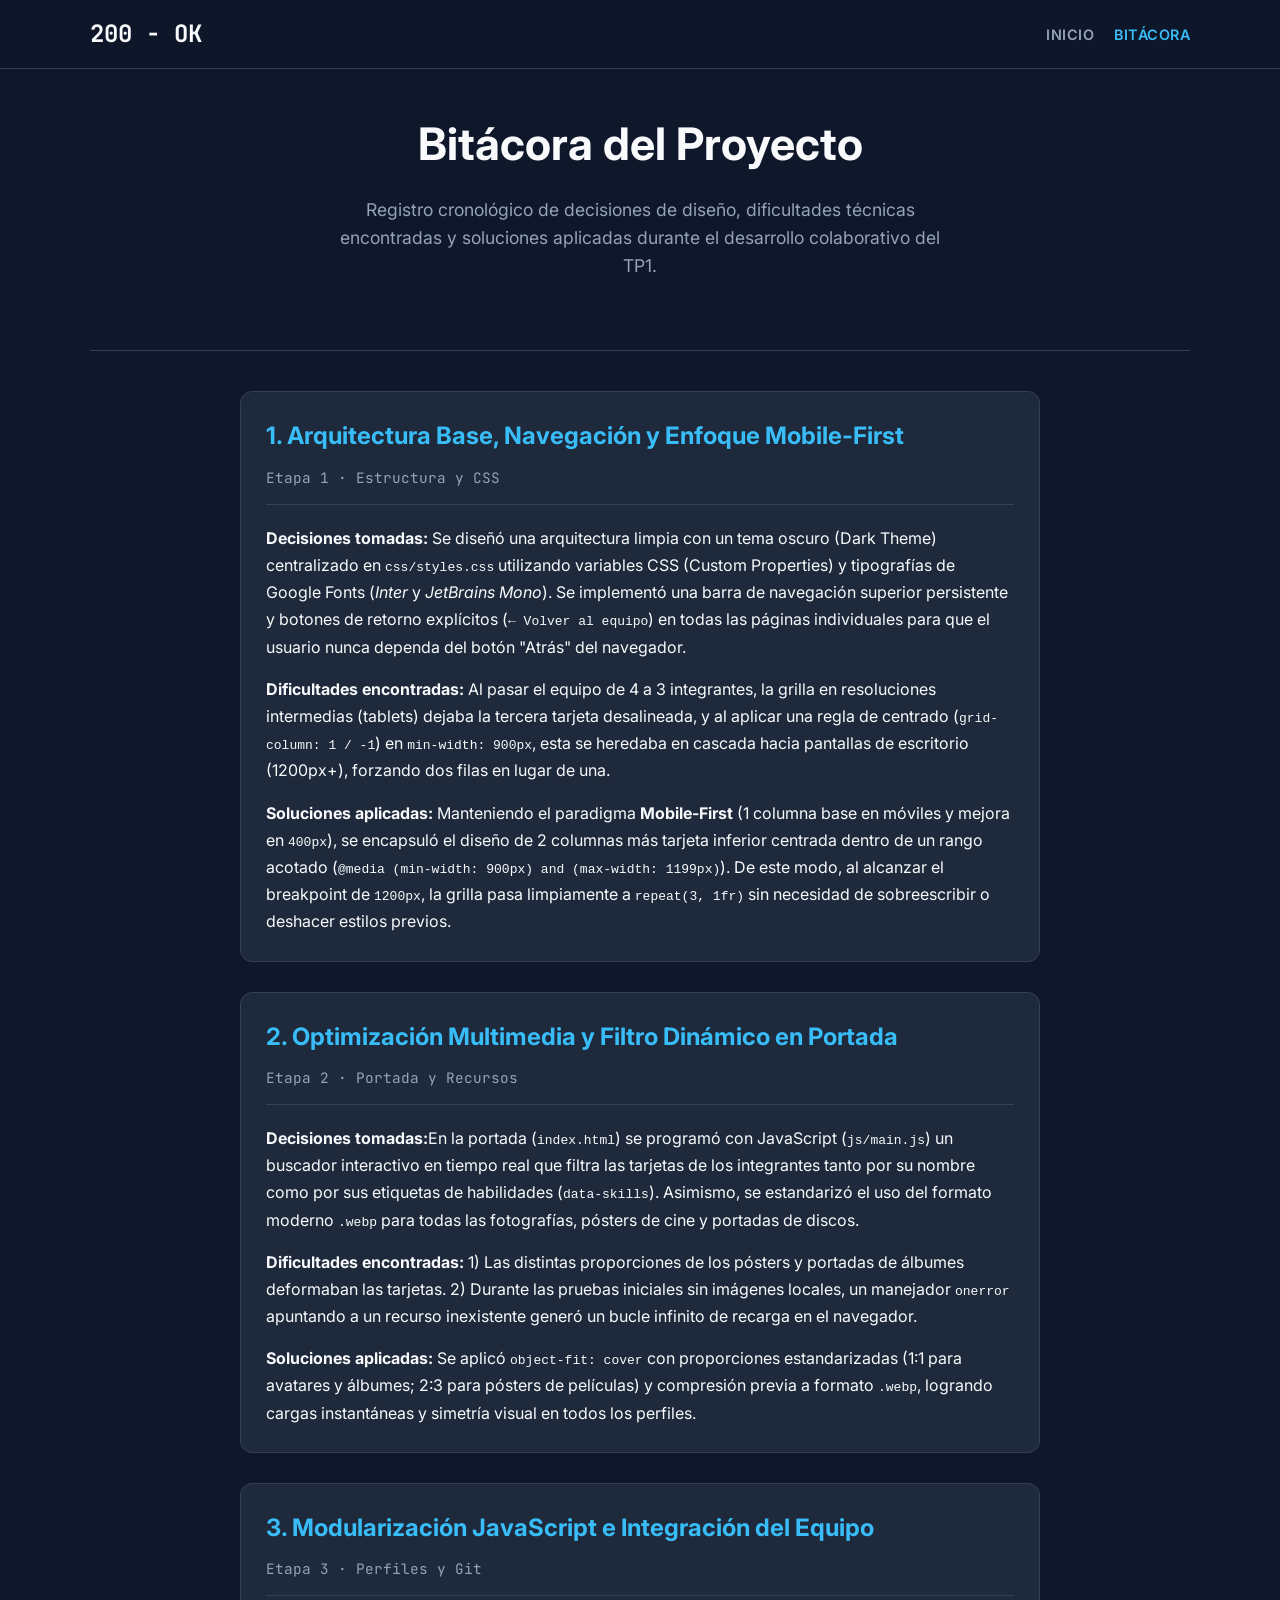
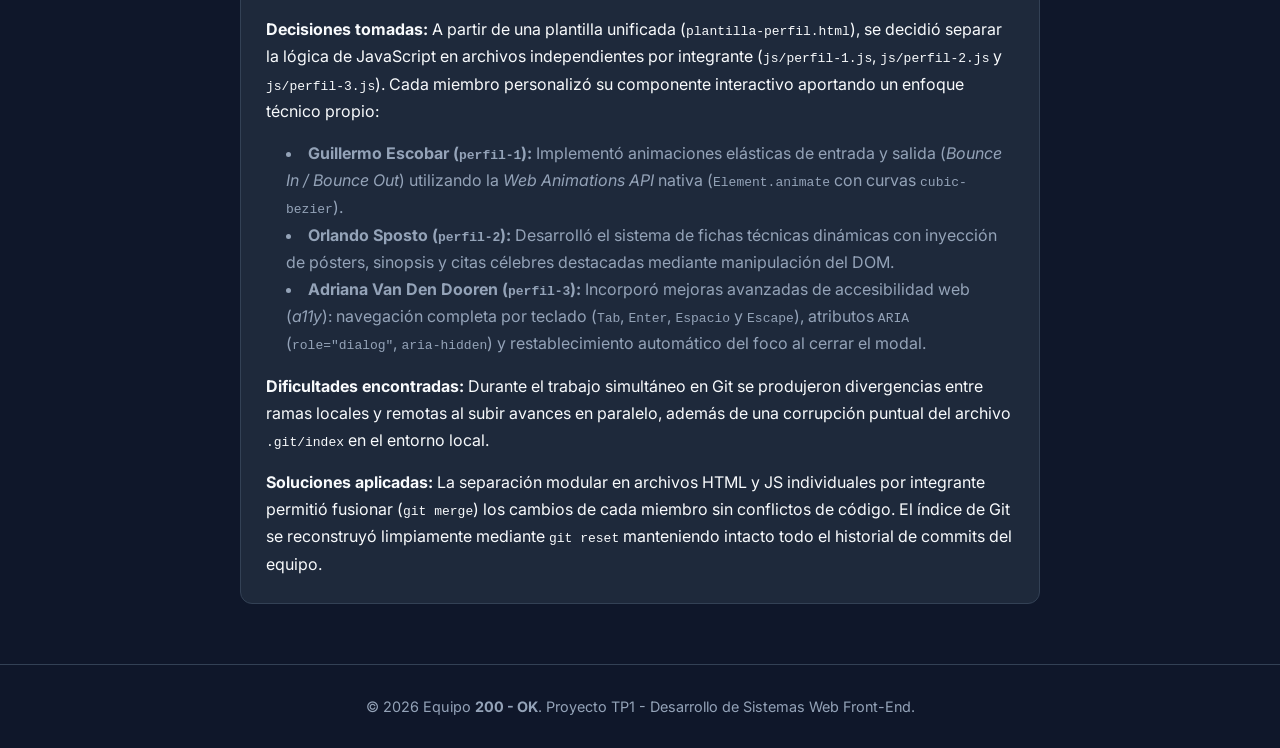
<file: bitacora.html>
<!DOCTYPE html>
<html lang="es">
<head>
  <meta charset="UTF-8">
  <meta name="viewport" content="width=device-width, initial-scale=1.0">
  <title>Bitácora de Desarrollo | 200 - OK</title>
  <link rel="stylesheet" href="css/styles.css">
  <link rel="preconnect" href="https://fonts.googleapis.com">
  <link rel="preconnect" href="https://fonts.gstatic.com" crossorigin>
  <link href="https://fonts.googleapis.com/css2?family=Inter:wght@300;400;600&family=JetBrains+Mono:wght@400;700&display=swap" rel="stylesheet">
</head>
<body>

  <!-- Navegación Principal -->
  <header class="navbar">
    <div class="container nav-content">
      <div class="brand">
        <span class="tech-font brand-name">200 - OK</span>
      </div>
      <nav class="nav-links">
        <a href="index.html">Inicio</a>
        <a href="bitacora.html" class="active">Bitácora</a>
      </nav>
    </div>
  </header>

  <main class="container" style="padding-bottom: 60px;">
    
    <section class="hero">
      <h1>Bitácora del Proyecto</h1>
      <p class="hero-subtitle">
        Registro cronológico de decisiones de diseño, dificultades técnicas encontradas y soluciones aplicadas durante el desarrollo colaborativo del TP1.
      </p>
    </section>

    <!-- Historial de Bitácora -->
    <section style="display: flex; flex-direction: column; gap: 30px; max-width: 800px; margin: 0 auto;">

      <!-- Entrada 1: Estructura, Navegación y Responsive -->
      <article class="profile-card">
        <div style="border-bottom: 1px solid var(--border-color); padding-bottom: 15px; margin-bottom: 20px; display: flex; justify-content: space-between; align-items: center; flex-wrap: wrap; gap: 10px;">
          <h2 class="highlight" style="font-size: 1.5rem; margin: 0;">1. Arquitectura Base, Navegación y Enfoque Mobile-First</h2>
          <span class="tech-font" style="color: var(--text-muted); font-size: 0.9rem;">Etapa 1 · Estructura y CSS</span>
        </div>
        
        <div style="color: var(--text-main); line-height: 1.7;">
          <p style="margin-bottom: 15px;"><strong>Decisiones tomadas:</strong> Se diseñó una arquitectura limpia con un tema oscuro (Dark Theme) centralizado en <code>css/styles.css</code> utilizando variables CSS (Custom Properties) y tipografías de Google Fonts (<em>Inter</em> y <em>JetBrains Mono</em>). Se implementó una barra de navegación superior persistente y botones de retorno explícitos (<code>&larr; Volver al equipo</code>) en todas las páginas individuales para que el usuario nunca dependa del botón "Atrás" del navegador.</p>
          
          <p style="margin-bottom: 15px;"><strong>Dificultades encontradas:</strong> Al pasar el equipo de 4 a 3 integrantes, la grilla en resoluciones intermedias (tablets) dejaba la tercera tarjeta desalineada, y al aplicar una regla de centrado (<code>grid-column: 1 / -1</code>) en <code>min-width: 900px</code>, esta se heredaba en cascada hacia pantallas de escritorio (1200px+), forzando dos filas en lugar de una.</p>
          
          <p><strong>Soluciones aplicadas:</strong> Manteniendo el paradigma <strong>Mobile-First</strong> (1 columna base en móviles y mejora en <code>400px</code>), se encapsuló el diseño de 2 columnas más tarjeta inferior centrada dentro de un rango acotado (<code>@media (min-width: 900px) and (max-width: 1199px)</code>). De este modo, al alcanzar el breakpoint de <code>1200px</code>, la grilla pasa limpiamente a <code>repeat(3, 1fr)</code> sin necesidad de sobreescribir o deshacer estilos previos.</p>
        </div>
      </article>

      <!-- Entrada 2: Imágenes, Optimización y Buscador en Portada -->
      <article class="profile-card">
        <div style="border-bottom: 1px solid var(--border-color); padding-bottom: 15px; margin-bottom: 20px; display: flex; justify-content: space-between; align-items: center; flex-wrap: wrap; gap: 10px;">
          <h2 class="highlight" style="font-size: 1.5rem; margin: 0;">2. Optimización Multimedia y Filtro Dinámico en Portada</h2>
          <span class="tech-font" style="color: var(--text-muted); font-size: 0.9rem;">Etapa 2 · Portada y Recursos</span>
        </div>
        
        <div style="color: var(--text-main); line-height: 1.7;">
          <p style="margin-bottom: 15px;"><strong>Decisiones tomadas:</strong>En la portada (<code>index.html</code>) se programó con JavaScript (<code>js/main.js</code>) un buscador interactivo en tiempo real que filtra las tarjetas de los integrantes tanto por su nombre como por sus etiquetas de habilidades (<code>data-skills</code>). Asimismo, se estandarizó el uso del formato moderno <code>.webp</code> para todas las fotografías, pósters de cine y portadas de discos.</p>
          
          <p style="margin-bottom: 15px;"><strong>Dificultades encontradas:</strong> 
          1) Las distintas proporciones de los pósters y portadas de álbumes deformaban las tarjetas.
          2) Durante las pruebas iniciales sin imágenes locales, un manejador <code>onerror</code> apuntando a un recurso inexistente generó un bucle infinito de recarga en el navegador.</p>
          
          <p><strong>Soluciones aplicadas:</strong> 
          Se aplicó <code>object-fit: cover</code> con proporciones estandarizadas (1:1 para avatares y álbumes; 2:3 para pósters de películas) y compresión previa a formato <code>.webp</code>, logrando cargas instantáneas y simetría visual en todos los perfiles.</p>
        </div>
      </article>

      <!-- Entrada 3: Modularización JS e Integración Colaborativa -->
      <article class="profile-card">
        <div style="border-bottom: 1px solid var(--border-color); padding-bottom: 15px; margin-bottom: 20px; display: flex; justify-content: space-between; align-items: center; flex-wrap: wrap; gap: 10px;">
          <h2 class="highlight" style="font-size: 1.5rem; margin: 0;">3. Modularización JavaScript e Integración del Equipo</h2>
          <span class="tech-font" style="color: var(--text-muted); font-size: 0.9rem;">Etapa 3 · Perfiles y Git</span>
        </div>
        
        <div style="color: var(--text-main); line-height: 1.7;">
          <p style="margin-bottom: 15px;"><strong>Decisiones tomadas:</strong> A partir de una plantilla unificada (<code>plantilla-perfil.html</code>), se decidió separar la lógica de JavaScript en archivos independientes por integrante (<code>js/perfil-1.js</code>, <code>js/perfil-2.js</code> y <code>js/perfil-3.js</code>). Cada miembro personalizó su componente interactivo aportando un enfoque técnico propio:</p>
          <ul style="margin-bottom: 15px; padding-left: 20px; color: var(--text-muted);">
            <li><strong>Guillermo Escobar (<code>perfil-1</code>):</strong> Implementó animaciones elásticas de entrada y salida (<em>Bounce In / Bounce Out</em>) utilizando la <em>Web Animations API</em> nativa (<code>Element.animate</code> con curvas <code>cubic-bezier</code>).</li>
            <li><strong>Orlando Sposto (<code>perfil-2</code>):</strong> Desarrolló el sistema de fichas técnicas dinámicas con inyección de pósters, sinopsis y citas célebres destacadas mediante manipulación del DOM.</li>
            <li><strong>Adriana Van Den Dooren (<code>perfil-3</code>):</strong> Incorporó mejoras avanzadas de accesibilidad web (<em>a11y</em>): navegación completa por teclado (<code>Tab</code>, <code>Enter</code>, <code>Espacio</code> y <code>Escape</code>), atributos <code>ARIA</code> (<code>role="dialog"</code>, <code>aria-hidden</code>) y restablecimiento automático del foco al cerrar el modal.</li>
          </ul>
          
          <p style="margin-bottom: 15px;"><strong>Dificultades encontradas:</strong> 
          Durante el trabajo simultáneo en Git se produjeron divergencias entre ramas locales y remotas al subir avances en paralelo, además de una corrupción puntual del archivo <code>.git/index</code> en el entorno local.</p>
          
          <p><strong>Soluciones aplicadas:</strong> 
          La separación modular en archivos HTML y JS individuales por integrante permitió fusionar (<code>git merge</code>) los cambios de cada miembro sin conflictos de código. El índice de Git se reconstruyó limpiamente mediante <code>git reset</code> manteniendo intacto todo el historial de commits del equipo.</p>
        </div>
      </article>

    </section>
  </main>

  <footer class="site-footer">
    <div class="container">
      <p>&copy; 2026 Equipo <strong>200 - OK</strong>. Proyecto TP1 - Desarrollo de Sistemas Web Front-End.</p>
    </div>
  </footer>

</body>
</html>
</file>
<file: css/styles.css>
/* ==============================================================
   VARIABLES GLOBALES Y TEMA
   ============================================================== */
:root {
  /* Paleta Dark Theme (Slate + Acentos) */
  --bg-dark: #0f172a;
  --bg-card: #1e293b;
  --border-color: #334155;
  
  --text-main: #f8fafc;
  --text-muted: #94a3b8;
  
  --accent-primary: #38bdf8; /* Sky Blue */
  --accent-hover: #0284c7;
  --accent-secondary: #34d399; /* Emerald */

  /* Tipografía */
  --font-base: 'Inter', system-ui, -apple-system, sans-serif;
  --font-tech: 'JetBrains Mono', monospace;

  /* Estilos estructurales */
  --radius-sm: 6px;
  --radius-md: 12px;
  --transition-speed: 0.3s;
}

/* ==============================================================
   RESET Y ESTILOS BASE (Mobile First)
   ============================================================== */
* {
  box-sizing: border-box;
  margin: 0;
  padding: 0;
}

body {
  font-family: var(--font-base);
  background-color: var(--bg-dark);
  color: var(--text-main);
  line-height: 1.6;
  -webkit-font-smoothing: antialiased;
}

a {
  color: var(--accent-primary);
  text-decoration: none;
  transition: color var(--transition-speed);
}

a:hover {
  color: var(--accent-secondary);
}

ul, ol {
  list-style-position: inside;
}

/* Utilidades tipográficas */
.tech-font {
  font-family: var(--font-tech);
}

.highlight {
  color: var(--accent-primary);
}

/* Contenedor principal adaptable */
.container {
  width: 100%;
  padding: 0 20px;
  margin: 0 auto;
}

/* ==============================================================
   BARRA DE NAVEGACIÓN (HEADER)
   ============================================================== */
.navbar {
  background-color: rgba(15, 23, 42, 0.9);
  backdrop-filter: blur(10px);
  border-bottom: 1px solid var(--border-color);
  position: sticky;
  top: 0;
  z-index: 100;
  padding: 15px 0;
}

.nav-content {
  display: flex;
  flex-direction: column;
  align-items: center;
  gap: 10px;
}

.brand-name {
  font-size: 1.5rem;
  font-weight: 700;
  color: var(--text-main);
}

.nav-links {
  display: flex;
  gap: 20px;
}

.nav-links a {
  color: var(--text-muted);
  font-weight: 600;
  text-transform: uppercase;
  font-size: 0.9rem;
  letter-spacing: 0.5px;
}

.nav-links a:hover,
.nav-links a.active {
  color: var(--accent-primary);
}

/* ==============================================================
   SECCIÓN HERO Y BUSCADOR
   ============================================================== */
.hero {
  text-align: center;
  padding: 40px 0;
  border-bottom: 1px solid var(--border-color);
  margin-bottom: 40px;
}

.hero h1 {
  font-size: 2.2rem;
  margin-bottom: 15px;
}

.hero-subtitle {
  color: var(--text-muted);
  font-size: 1.1rem;
  max-width: 600px;
  margin: 0 auto 30px auto;
}

.search-box {
  max-width: 500px;
  margin: 0 auto;
}

.search-box input {
  width: 100%;
  padding: 12px 20px;
  border-radius: var(--radius-sm);
  border: 1px solid var(--border-color);
  background-color: var(--bg-card);
  color: var(--text-main);
  font-family: var(--font-base);
  font-size: 1rem;
  outline: none;
  transition: border-color var(--transition-speed);
}

.search-box input:focus {
  border-color: var(--accent-primary);
}

/* ==============================================================
   TARJETAS DE EQUIPO (GRID)
   ============================================================== */
.team-section {
  margin-bottom: 60px;
}

.section-title {
  text-align: center;
  margin-bottom: 30px;
  font-size: 1.8rem;
}

.team-grid {
  display: grid;
  grid-template-columns: 1fr;
  gap: 25px;
}

.team-card {
  background-color: var(--bg-card);
  border: 1px solid var(--border-color);
  border-radius: var(--radius-md);
  padding: 25px;
  display: flex;
  flex-direction: column;
  align-items: center;
  text-align: center;
  transition: transform var(--transition-speed), box-shadow var(--transition-speed);
}

.team-card:hover {
  transform: translateY(-5px);
  box-shadow: 0 10px 20px rgba(0, 0, 0, 0.2);
  border-color: var(--accent-primary);
}

.card-image img {
  width: 100px;
  height: 100px;
  border-radius: 50%;
  object-fit: cover;
  border: 2px solid var(--accent-secondary);
  margin-bottom: 15px;
}

.card-info h3 {
  font-size: 1.3rem;
  margin-bottom: 5px;
}

.card-info .role {
  color: var(--accent-primary);
  font-size: 0.9rem;
  margin-bottom: 15px;
}

.skills {
  display: flex;
  flex-wrap: wrap;
  gap: 8px;
  justify-content: center;
  margin-bottom: 25px;
}

.skill-badge {
  background-color: var(--bg-dark);
  border: 1px solid var(--border-color);
  padding: 4px 10px;
  border-radius: var(--radius-sm);
  font-size: 0.8rem;
  color: var(--text-muted);
}

.card-footer {
  margin-top: auto;
  width: 100%;
}

.btn {
  display: block;
  width: 100%;
  padding: 10px;
  background-color: rgba(56, 189, 248, 0.1);
  border: 1px solid var(--accent-primary);
  border-radius: var(--radius-sm);
  text-align: center;
  text-transform: uppercase;
  font-size: 0.85rem;
  font-weight: 600;
  transition: all var(--transition-speed);
}

.btn:hover {
  background-color: var(--accent-primary);
  color: var(--bg-dark);
}

/* ==============================================================
   FOOTER
   ============================================================== */
.site-footer {
  text-align: center;
  padding: 30px 0;
  border-top: 1px solid var(--border-color);
  color: var(--text-muted);
  font-size: 0.9rem;
}

/* ==============================================================
   MEDIA QUERIES OBLIGATORIOS (BREAKPOINTS)
   ============================================================== */

/* 1. Mínimo 400px (Celulares grandes en adelante) */
@media (min-width: 400px) {
  .nav-content {
    flex-direction: row;
    justify-content: space-between;
  }
}

/* 2. Mínimo 900px (Tablets / Laptops pequeñas) */
@media (min-width: 900px) {
  .container {
    max-width: 860px;
  }
  
  .hero h1 {
    font-size: 2.8rem;
  }
}

/* Distribución del equipo exclusiva para Tablets (900px a 1199px) */
@media (min-width: 900px) and (max-width: 1199px) {
  .team-grid {
    grid-template-columns: repeat(2, 1fr);
  }

  .team-card:last-child {
    grid-column: 1 / -1;
    max-width: 420px;
    margin: 0 auto;
    width: 100%;
  }
}

/* 3. Mínimo 1200px (Escritorio) */
@media (min-width: 1200px) {
  .container {
    max-width: 1140px;
  }
  
  .team-grid {
    grid-template-columns: repeat(3, 1fr);
  }
}


/* ==============================================================
   ESTILOS DE LOS PERFILES INDIVIDUALES
   ============================================================== */
.profile-page {
  padding-bottom: 60px;
}

.btn-back {
  display: inline-block;
  color: var(--text-muted);
  font-weight: 600;
  padding: 8px 15px;
  border: 1px solid var(--border-color);
  border-radius: var(--radius-sm);
  background-color: var(--bg-card);
}

.btn-back:hover {
  color: var(--text-main);
  border-color: var(--accent-primary);
}

.profile-header {
  display: flex;
  align-items: center;
  gap: 30px;
  background-color: var(--bg-card);
  padding: 30px;
  border-radius: var(--radius-md);
  border: 1px solid var(--border-color);
  margin-bottom: 30px;
}

.profile-avatar {
  width: 120px;
  height: 120px;
  border-radius: 50%;
  object-fit: cover;
  border: 3px solid var(--accent-secondary);
}

.profile-basic-info h1 {
  font-size: 2rem;
  margin-bottom: 10px;
}

.profile-basic-info p {
  margin-bottom: 5px;
}

.profile-body {
  display: grid;
  grid-template-columns: 1fr;
  gap: 20px;
  margin-bottom: 30px;
}

.profile-card {
  background-color: var(--bg-card);
  padding: 25px;
  border-radius: var(--radius-md);
  border: 1px solid var(--border-color);
}

.skills-list, .favorites-list {
  color: var(--text-muted);
  line-height: 1.8;
  padding-left: 20px;
}

.movie-item, .music-item {
  cursor: pointer;
  transition: color var(--transition-speed);
}

.movie-item:hover, .music-item:hover {
  color: var(--accent-primary);
  text-decoration: underline;
}

.profile-interactive {
  background-color: var(--bg-card);
  padding: 25px;
  border-radius: var(--radius-md);
  border: 1px dashed var(--accent-primary);
}

/* ==============================================================
   MODAL INTERACTIVO (JS)
   ============================================================== */
.modal-hidden {
  display: none !important;
}

.modal-active {
  display: flex !important;
}

#movieModal {
  position: fixed;
  top: 0; left: 0; right: 0; bottom: 0;
  background-color: rgba(15, 23, 42, 0.85);
  backdrop-filter: blur(5px);
  z-index: 1000;
  display: flex;
  align-items: center;
  justify-content: center;
}

.modal-content {
  background-color: var(--bg-card);
  border: 1px solid var(--accent-primary);
  border-radius: var(--radius-md);
  padding: 30px;
  max-width: 600px;
  width: 90%;
  position: relative;
  box-shadow: 0 10px 30px rgba(0,0,0,0.5);
}

.close-btn {
  position: absolute;
  top: 15px;
  right: 20px;
  font-size: 1.5rem;
  color: var(--text-muted);
  cursor: pointer;
  transition: color var(--transition-speed);
}

.close-btn:hover {
  color: #ef4444; /* red */
}

/* Modal con imagen */
.modal-body {
  display: flex;
  align-items: flex-start;
  margin-top: 10px;
}

.modal-poster {
  width: 140px;
  height: 200px;
  object-fit: cover;
  border-radius: var(--radius-sm);
  border: 1px solid var(--border-color);
  margin-right: 20px;
  flex-shrink: 0;
}

/* Miniaturas en listas */
.list-thumbnail {
  width: 40px;
  height: 40px;
  object-fit: cover;
  border-radius: 4px;
  vertical-align: middle;
  margin-right: 10px;
}

/* Breakpoints para perfiles */
@media (min-width: 900px) {
  .profile-body {
    grid-template-columns: repeat(3, 1fr);
  }
}

@media (max-width: 500px) {
  .profile-header {
    flex-direction: column;
    text-align: center;
  }
  .modal-body {
    flex-direction: column;
    align-items: center;
    text-align: center;
  }
  .modal-poster {
    margin-right: 0;
    margin-bottom: 15px;
  }
}
</file>
